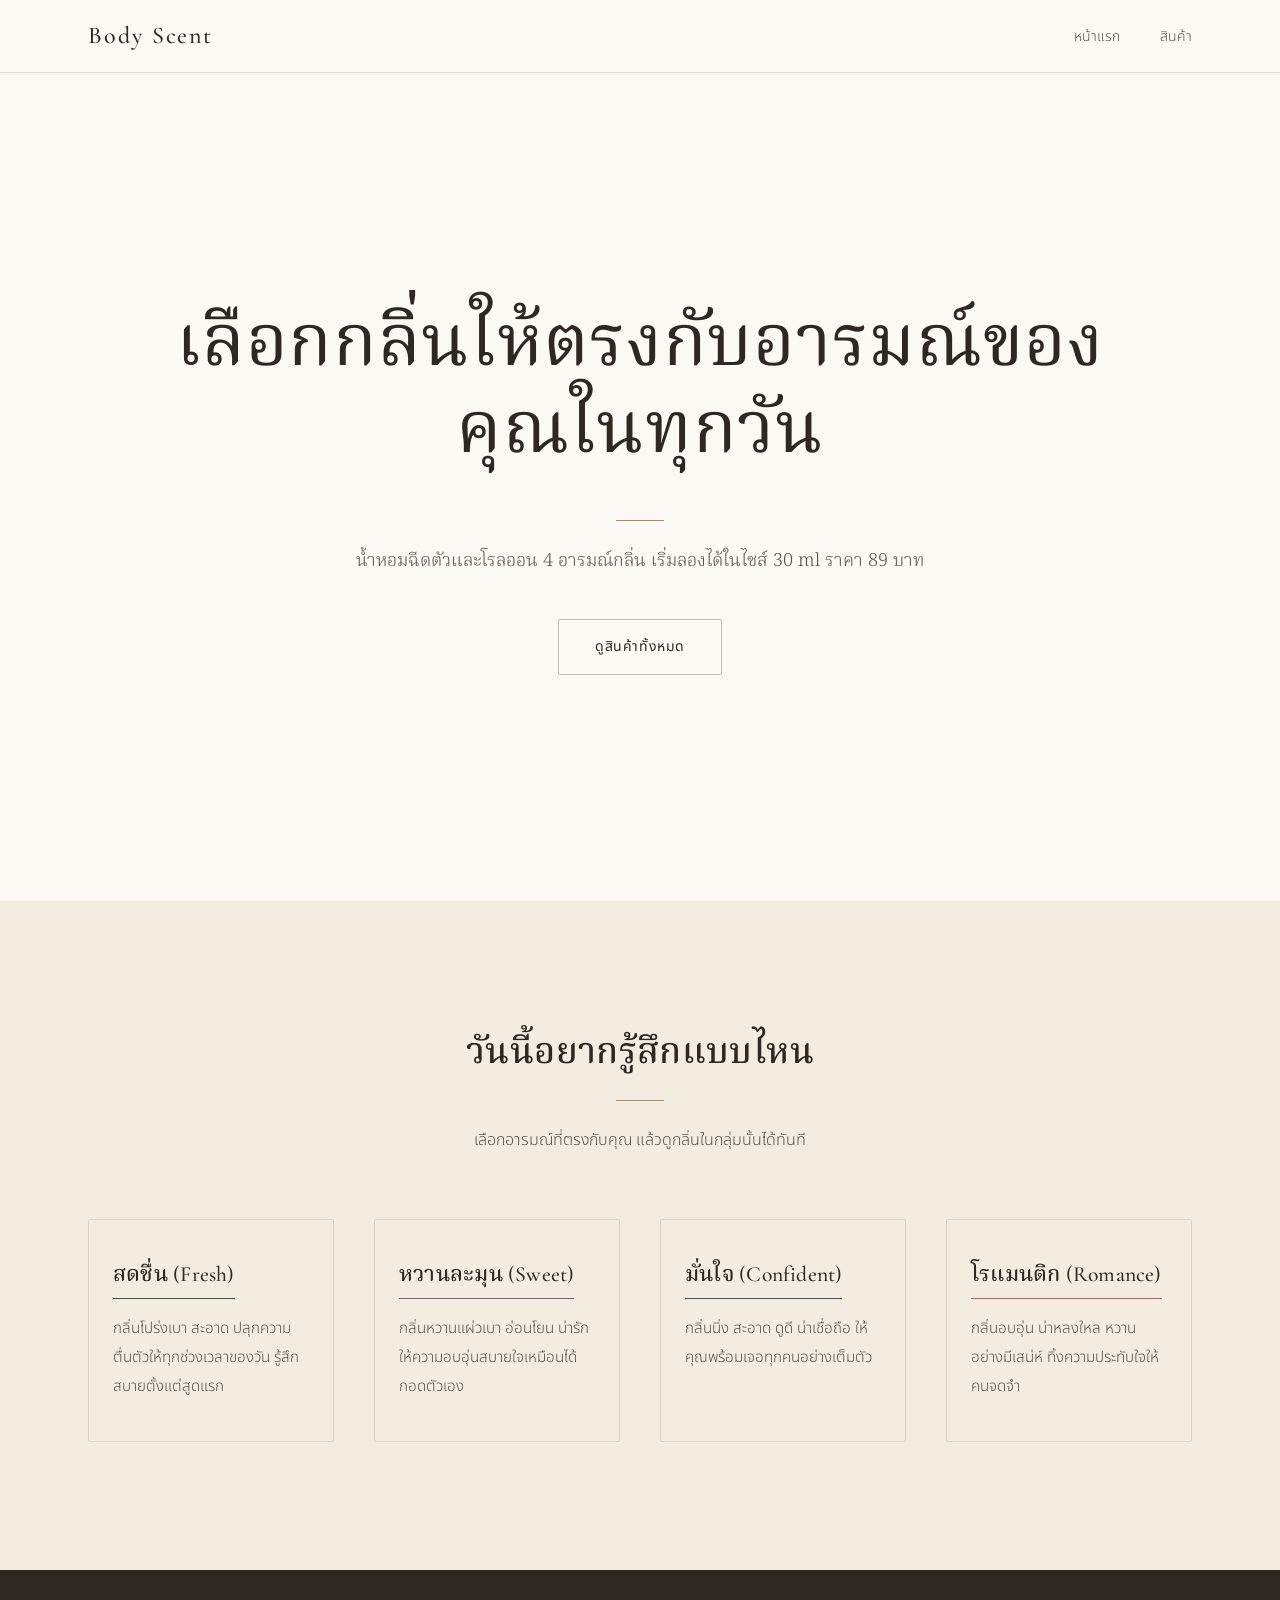
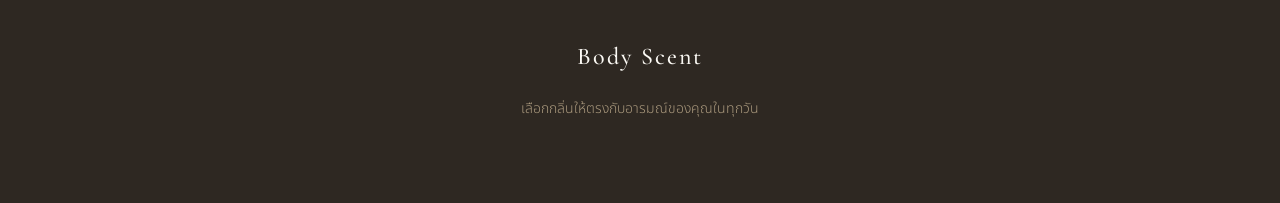
<file: index.html>
<!DOCTYPE html>
<html lang="th">
<head>
  <meta charset="UTF-8">
  <meta name="viewport" content="width=device-width, initial-scale=1">
  <title>Body Scent — เลือกกลิ่นให้ตรงกับอารมณ์ของคุณ</title>
  <meta name="description" content="Body Scent น้ำหอมฉีดตัวและโรลออน 4 อารมณ์กลิ่น สดชื่น หวานละมุน มั่นใจ และโรแมนติก">
  <link rel="stylesheet" href="style.css">
  <style>
    /* Page-specific: full-screen hero */
    .hero {
      display: flex;
      align-items: center;
      min-height: calc(100vh - 4.5rem);
      min-height: calc(100svh - 4.5rem);
    }
    .hero .container {
      display: flex;
      flex-direction: column;
      align-items: center;
    }
    .hero h1 {
      max-width: 14em;
      margin-bottom: var(--space-3);
      font-weight: 400;
    }
    @media (max-width: 40rem) {
      .hero { min-height: calc(100svh - 4rem); }
    }
  </style>
</head>
<body>

  <header class="site-header">
    <div class="container">
      <a class="logo" href="index.html">Body Scent</a>
      <nav aria-label="เมนูหลัก">
        <ul class="nav">
          <li><a href="index.html" aria-current="page">หน้าแรก</a></li>
          <li><a href="product.html">สินค้า</a></li>
        </ul>
      </nav>
    </div>
  </header>

  <main>

    <!-- Hero -->
    <section class="hero">
      <div class="container">
        <h1>เลือกกลิ่นให้ตรงกับอารมณ์ของคุณในทุกวัน</h1>
        <span class="rule" aria-hidden="true"></span>
        <p>น้ำหอมฉีดตัวและโรลออน 4 อารมณ์กลิ่น เริ่มลองได้ในไซส์ 30 ml ราคา 89 บาท</p>
        <a class="btn" href="product.html">ดูสินค้าทั้งหมด</a>
      </div>
    </section>

    <!-- Moods -->
    <section class="section section--cream" id="moods">
      <div class="container">
        <div class="section-head section-head--center">
          <h2>วันนี้อยากรู้สึกแบบไหน</h2>
          <span class="rule" aria-hidden="true"></span>
          <p>เลือกอารมณ์ที่ตรงกับคุณ แล้วดูกลิ่นในกลุ่มนั้นได้ทันที</p>
        </div>

        <div class="mood-grid">

          <a class="mood-card" href="product.html?mood=fresh" data-mood="fresh">
            <h3><span class="mood-title">สดชื่น (Fresh)</span></h3>
            <p>กลิ่นโปร่งเบา สะอาด ปลุกความตื่นตัวให้ทุกช่วงเวลาของวัน รู้สึกสบายตั้งแต่สูดแรก</p>
          </a>

          <a class="mood-card" href="product.html?mood=sweet" data-mood="sweet">
            <h3><span class="mood-title">หวานละมุน (Sweet)</span></h3>
            <p>กลิ่นหวานแผ่วเบา อ่อนโยน น่ารัก ให้ความอบอุ่นสบายใจเหมือนได้กอดตัวเอง</p>
          </a>

          <a class="mood-card" href="product.html?mood=confident" data-mood="confident">
            <h3><span class="mood-title">มั่นใจ (Confident)</span></h3>
            <p>กลิ่นนิ่ง สะอาด ดูดี น่าเชื่อถือ ให้คุณพร้อมเจอทุกคนอย่างเต็มตัว</p>
          </a>

          <a class="mood-card" href="product.html?mood=romance" data-mood="romance">
            <h3><span class="mood-title">โรแมนติก (Romance)</span></h3>
            <p>กลิ่นอบอุ่น น่าหลงใหล หวานอย่างมีเสน่ห์ ทิ้งความประทับใจให้คนจดจำ</p>
          </a>

        </div>
      </div>
    </section>

  </main>

  <footer class="site-footer">
    <div class="container">
      <span class="logo">Body Scent</span>
      <p>เลือกกลิ่นให้ตรงกับอารมณ์ของคุณในทุกวัน</p>
    </div>
  </footer>

  <script src="script.js"></script>
</body>
</html>
</file>
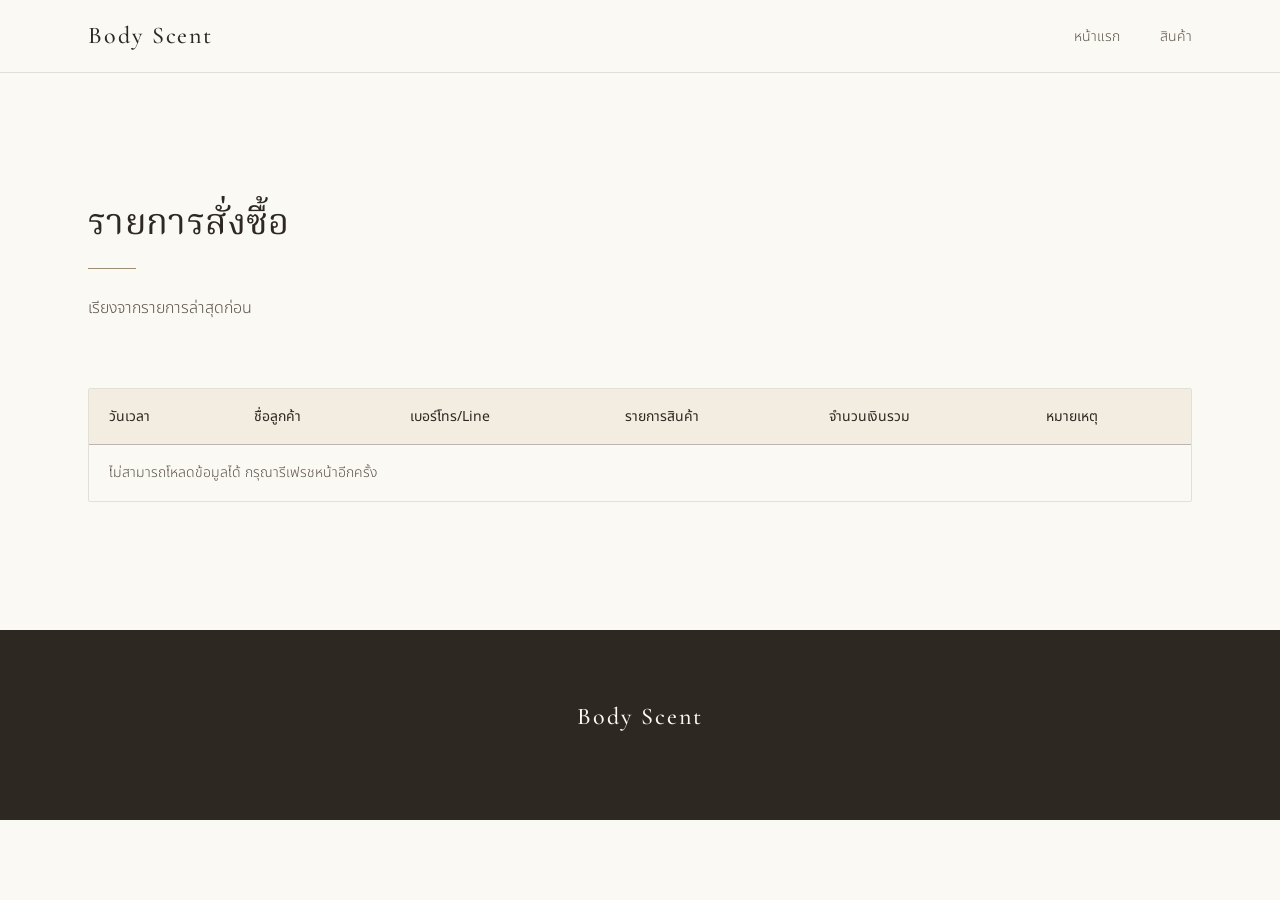
<file: admin.html>
<!DOCTYPE html>
<html lang="th">
<head>
  <meta charset="UTF-8">
  <meta name="viewport" content="width=device-width, initial-scale=1">
  <meta name="robots" content="noindex, nofollow">
  <title>รายการสั่งซื้อ — Body Scent</title>
  <link rel="stylesheet" href="style.css">
  <style>
    /* Page-specific: orders table */
    .page-title {
      font-size: var(--text-xl);
      font-weight: 400;
    }

    .table-wrap {
      overflow-x: auto;
      border: var(--line-soft);
      border-radius: var(--radius);
    }

    #ordersTable {
      width: 100%;
      min-width: 48rem;
      border-collapse: collapse;
      font-size: var(--text-sm);
      line-height: 1.7;
      text-align: left;
    }

    #ordersTable th,
    #ordersTable td {
      padding: 1rem 1.25rem;
      vertical-align: top;
    }

    #ordersTable thead th {
      background: var(--cream);
      color: var(--ink);
      font-weight: 400;
      white-space: nowrap;
      border-bottom: var(--line);
    }

    #ordersTable tbody td {
      border-bottom: var(--line-soft);
    }

    #ordersTable tbody tr:last-child td {
      border-bottom: 0;
    }

    #ordersTable tbody tr:hover {
      background: rgba(228, 217, 198, 0.25);
    }

    /* date and total stay on one line; items and note may wrap */
    #ordersTable td:nth-child(1),
    #ordersTable td:nth-child(5) {
      white-space: nowrap;
    }

    #ordersTable td:nth-child(5) {
      color: var(--bronze-deep);
    }
  </style>
</head>
<body>

  <header class="site-header">
    <div class="container">
      <a class="logo" href="index.html">Body Scent</a>
      <nav aria-label="เมนูหลัก">
        <ul class="nav">
          <li><a href="index.html">หน้าแรก</a></li>
          <li><a href="product.html">สินค้า</a></li>
        </ul>
      </nav>
    </div>
  </header>

  <main>
    <section class="section">
      <div class="container">

        <div class="section-head">
          <h1 class="page-title">รายการสั่งซื้อ</h1>
          <span class="rule" aria-hidden="true"></span>
          <p>เรียงจากรายการล่าสุดก่อน</p>
        </div>

        <div class="table-wrap">
          <table id="ordersTable">
            <thead>
              <tr>
                <th scope="col">วันเวลา</th>
                <th scope="col">ชื่อลูกค้า</th>
                <th scope="col">เบอร์โทร/Line</th>
                <th scope="col">รายการสินค้า</th>
                <th scope="col">จำนวนเงินรวม</th>
                <th scope="col">หมายเหตุ</th>
              </tr>
            </thead>
            <tbody></tbody>
          </table>
        </div>

      </div>
    </section>
  </main>

  <footer class="site-footer">
    <div class="container">
      <span class="logo">Body Scent</span>
    </div>
  </footer>

  <script src="script.js"></script>
</body>
</html>
</file>
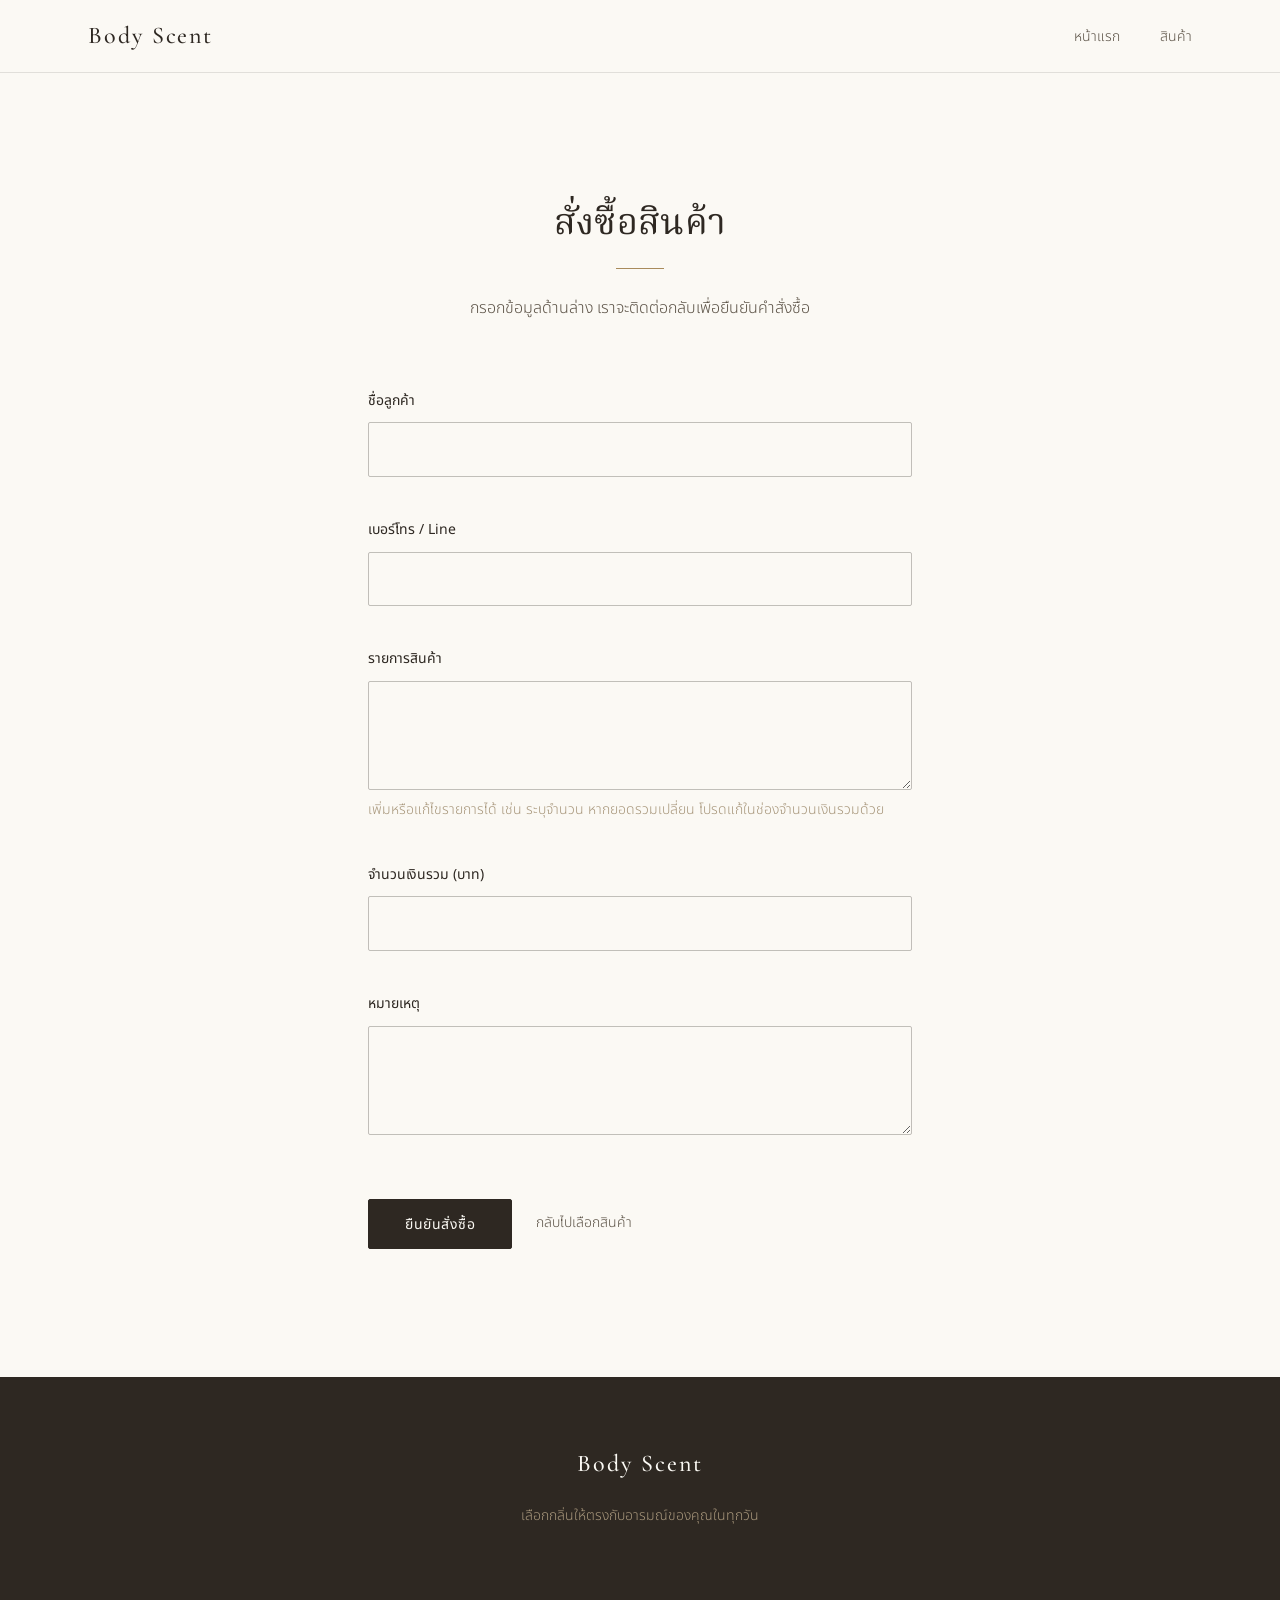
<file: order.html>
<!DOCTYPE html>
<html lang="th">
<head>
  <meta charset="UTF-8">
  <meta name="viewport" content="width=device-width, initial-scale=1">
  <title>สั่งซื้อสินค้า — Body Scent</title>
  <meta name="description" content="กรอกข้อมูลเพื่อสั่งซื้อสินค้า Body Scent">
  <link rel="stylesheet" href="style.css">
  <style>
    /* Page-specific: order form */
    .page-title {
      font-size: var(--text-xl);
      font-weight: 400;
    }

    .order-wrap {
      max-width: 34rem;
      margin-inline: auto;
    }

    .form-field {
      margin-bottom: var(--space-4);
    }

    .form-field label {
      display: block;
      margin-bottom: var(--space-1);
      color: var(--ink);
      font-size: var(--text-sm);
      font-weight: 400;
    }

    .form-field input,
    .form-field textarea {
      display: block;
      width: 100%;
      padding: 0.8rem 1rem;
      background: transparent;
      color: var(--ink);
      font-family: var(--font-sans);
      font-size: var(--text-base);
      font-weight: 300;
      line-height: 1.7;
      border: var(--line);
      border-radius: var(--radius);
      transition: border-color 0.25s, background 0.25s;
    }

    .form-field textarea {
      resize: vertical;
    }

    .form-field input:focus,
    .form-field textarea:focus {
      background: #fff;
      border-color: var(--bronze-deep);
    }

    .form-hint {
      margin: var(--space-1) 0 0;
      color: var(--deep-beige);
      font-size: var(--text-sm);
      line-height: 1.7;
    }

    .form-actions {
      display: flex;
      flex-wrap: wrap;
      align-items: center;
      gap: var(--space-3);
      margin-top: var(--space-5);
    }

    .form-actions .back-link {
      color: var(--ink-soft);
      font-size: var(--text-sm);
      border-bottom: 1px solid transparent;
      transition: border-color 0.25s;
    }

    .form-actions .back-link:hover {
      border-color: var(--bronze);
    }

    .btn:disabled {
      opacity: 0.5;
      cursor: not-allowed;
    }
  </style>
</head>
<body>

  <header class="site-header">
    <div class="container">
      <a class="logo" href="index.html">Body Scent</a>
      <nav aria-label="เมนูหลัก">
        <ul class="nav">
          <li><a href="index.html">หน้าแรก</a></li>
          <li><a href="product.html">สินค้า</a></li>
        </ul>
      </nav>
    </div>
  </header>

  <main>
    <section class="section">
      <div class="container">

        <div class="section-head section-head--center">
          <h1 class="page-title">สั่งซื้อสินค้า</h1>
          <span class="rule" aria-hidden="true"></span>
          <p>กรอกข้อมูลด้านล่าง เราจะติดต่อกลับเพื่อยืนยันคำสั่งซื้อ</p>
        </div>

        <div class="order-wrap">
          <form id="orderForm">

            <div class="form-field">
              <label for="customerName">ชื่อลูกค้า</label>
              <input type="text" id="customerName" name="customerName" autocomplete="name" required>
            </div>

            <div class="form-field">
              <label for="contact">เบอร์โทร / Line</label>
              <input type="text" id="contact" name="contact" autocomplete="tel" required>
            </div>

            <div class="form-field">
              <label for="items">รายการสินค้า</label>
              <textarea id="items" name="items" rows="3" required></textarea>
              <p class="form-hint">เพิ่มหรือแก้ไขรายการได้ เช่น ระบุจำนวน หากยอดรวมเปลี่ยน โปรดแก้ในช่องจำนวนเงินรวมด้วย</p>
            </div>

            <div class="form-field">
              <label for="total">จำนวนเงินรวม (บาท)</label>
              <input type="text" id="total" name="total" inputmode="numeric" required>
            </div>

            <div class="form-field">
              <label for="note">หมายเหตุ</label>
              <textarea id="note" name="note" rows="3"></textarea>
            </div>

            <div class="form-actions">
              <button type="submit" class="btn btn--solid">ยืนยันสั่งซื้อ</button>
              <a class="back-link" href="product.html">กลับไปเลือกสินค้า</a>
            </div>

          </form>
        </div>

      </div>
    </section>
  </main>

  <footer class="site-footer">
    <div class="container">
      <span class="logo">Body Scent</span>
      <p>เลือกกลิ่นให้ตรงกับอารมณ์ของคุณในทุกวัน</p>
    </div>
  </footer>

  <script src="script.js"></script>
</body>
</html>
</file>
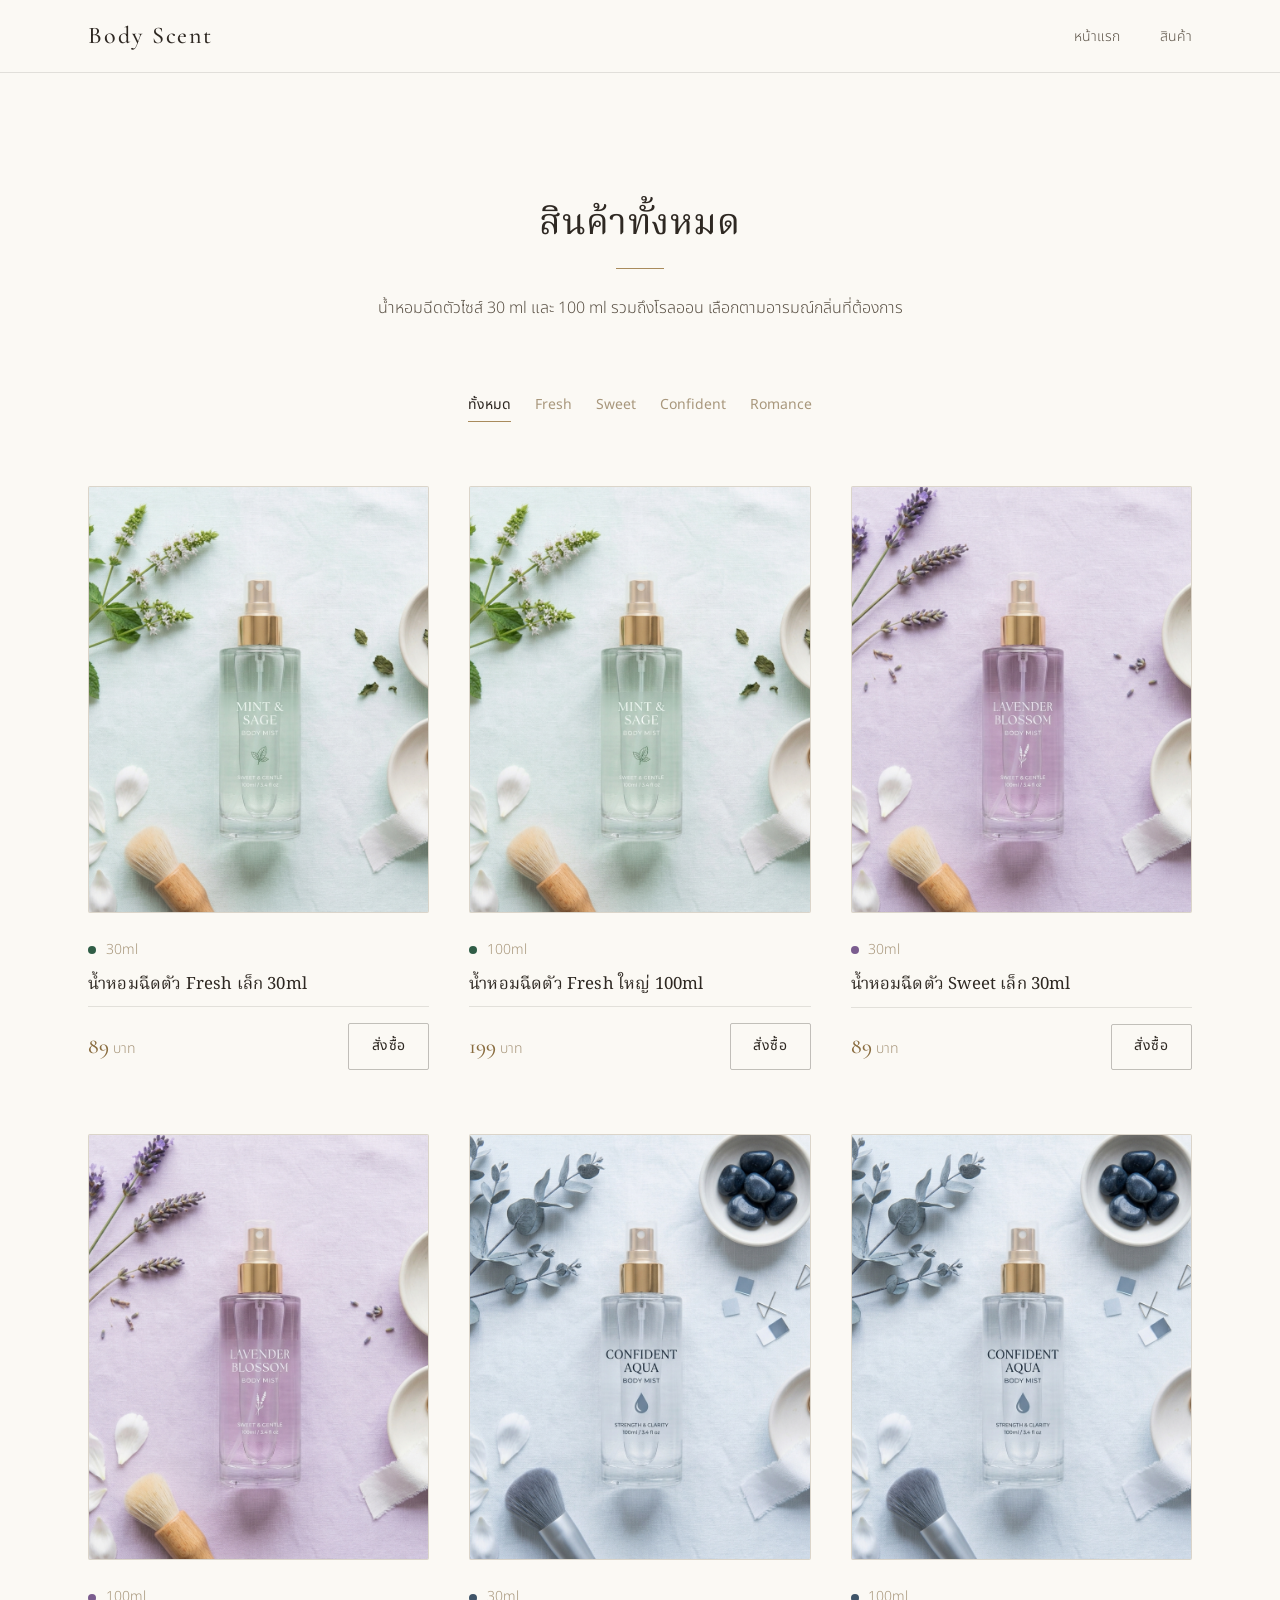
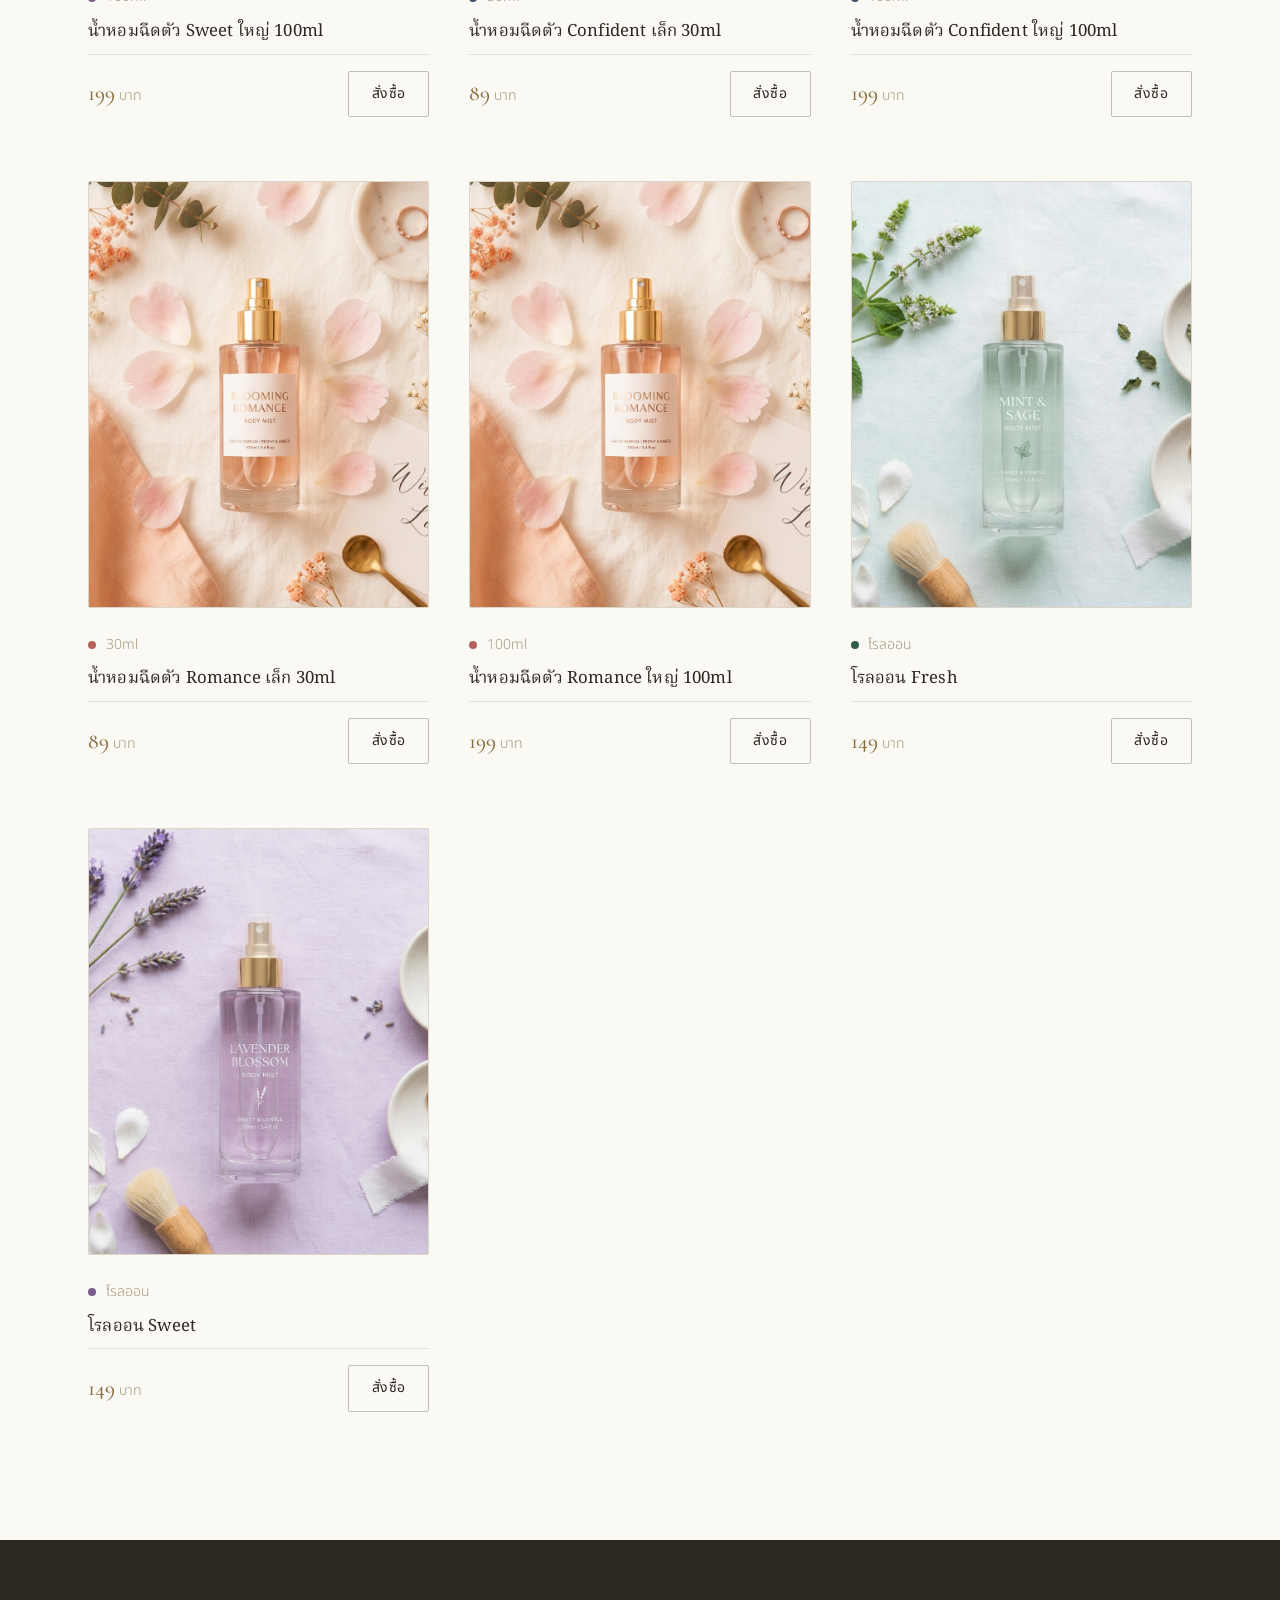
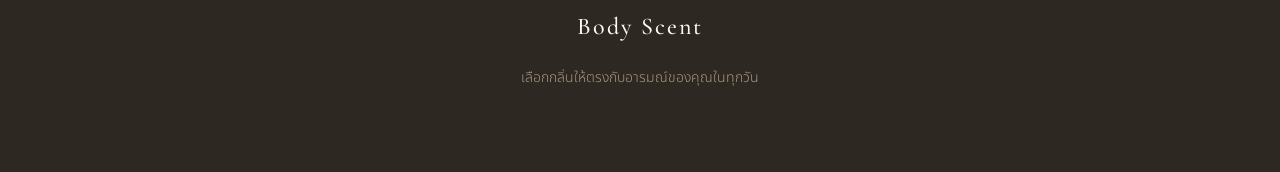
<file: product.html>
<!DOCTYPE html>
<html lang="th">
<head>
  <meta charset="UTF-8">
  <meta name="viewport" content="width=device-width, initial-scale=1">
  <title>สินค้าทั้งหมด — Body Scent</title>
  <meta name="description" content="น้ำหอมฉีดตัว 30 ml, 100 ml และโรลออน จาก Body Scent เลือกตามอารมณ์กลิ่น">
  <link rel="stylesheet" href="style.css">
  <style>
    /* Page-specific: a calmer page title than the home hero */
    .page-title {
      font-size: var(--text-xl);
      font-weight: 400;
    }
  </style>
</head>
<body>

  <header class="site-header">
    <div class="container">
      <a class="logo" href="index.html">Body Scent</a>
      <nav aria-label="เมนูหลัก">
        <ul class="nav">
          <li><a href="index.html">หน้าแรก</a></li>
          <li><a href="product.html" aria-current="page">สินค้า</a></li>
        </ul>
      </nav>
    </div>
  </header>

  <main>
    <section class="section">
      <div class="container">

        <div class="section-head section-head--center">
          <h1 class="page-title">สินค้าทั้งหมด</h1>
          <span class="rule" aria-hidden="true"></span>
          <p>น้ำหอมฉีดตัวไซส์ 30 ml และ 100 ml รวมถึงโรลออน เลือกตามอารมณ์กลิ่นที่ต้องการ</p>
        </div>

        <!-- script.js fills both containers -->
        <div id="filter-bar" class="filters" role="group" aria-label="กรองตามอารมณ์กลิ่น"></div>
        <div id="product-list" class="product-grid"></div>

      </div>
    </section>
  </main>

  <footer class="site-footer">
    <div class="container">
      <span class="logo">Body Scent</span>
      <p>เลือกกลิ่นให้ตรงกับอารมณ์ของคุณในทุกวัน</p>
    </div>
  </footer>

  <script src="script.js"></script>
</body>
</html>
</file>
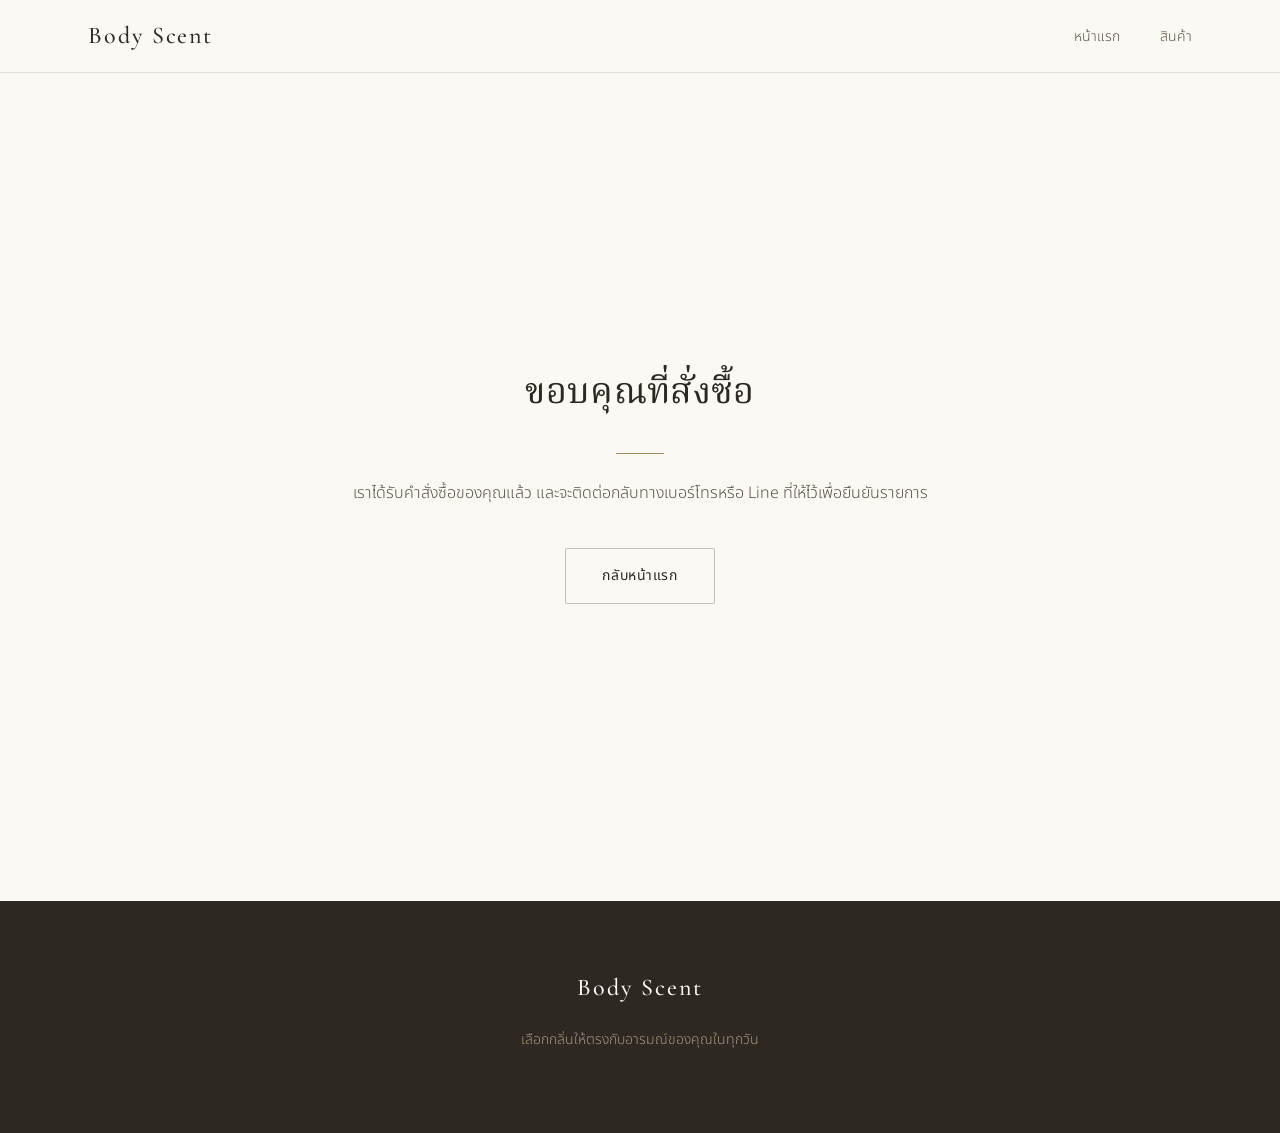
<file: thankyou.html>
<!DOCTYPE html>
<html lang="th">
<head>
  <meta charset="UTF-8">
  <meta name="viewport" content="width=device-width, initial-scale=1">
  <title>ขอบคุณที่สั่งซื้อ — Body Scent</title>
  <link rel="stylesheet" href="style.css">
  <style>
    /* Page-specific: centered thank-you message */
    .thanks {
      display: flex;
      align-items: center;
      min-height: calc(100vh - 4.5rem);
      min-height: calc(100svh - 4.5rem);
      text-align: center;
    }
    .thanks .container {
      display: flex;
      flex-direction: column;
      align-items: center;
    }
    .thanks h1 {
      font-size: var(--text-xl);
      font-weight: 400;
    }
    .thanks p {
      margin-inline: auto;
      margin-bottom: var(--space-4);
    }
    @media (max-width: 40rem) {
      .thanks { min-height: calc(100svh - 4rem); }
    }
  </style>
</head>
<body>

  <header class="site-header">
    <div class="container">
      <a class="logo" href="index.html">Body Scent</a>
      <nav aria-label="เมนูหลัก">
        <ul class="nav">
          <li><a href="index.html">หน้าแรก</a></li>
          <li><a href="product.html">สินค้า</a></li>
        </ul>
      </nav>
    </div>
  </header>

  <main class="thanks">
    <div class="container">
      <h1>ขอบคุณที่สั่งซื้อ</h1>
      <span class="rule" aria-hidden="true"></span>
      <p>เราได้รับคำสั่งซื้อของคุณแล้ว และจะติดต่อกลับทางเบอร์โทรหรือ Line ที่ให้ไว้เพื่อยืนยันรายการ</p>
      <a class="btn" href="index.html">กลับหน้าแรก</a>
    </div>
  </main>

  <footer class="site-footer">
    <div class="container">
      <span class="logo">Body Scent</span>
      <p>เลือกกลิ่นให้ตรงกับอารมณ์ของคุณในทุกวัน</p>
    </div>
  </footer>

</body>
</html>
</file>
<file: style.css>
/* ==========================================================
   Body Scent — style.css
   Premium, minimal. Ivory / sand / deep beige with bronze accent.
   Mood colors appear only as small touches (dots, thin underlines).
   ========================================================== */

@import url("https://fonts.googleapis.com/css2?family=Cormorant+Garamond:ital,wght@0,400;0,500;0,600;1,400&family=Noto+Sans+Thai:wght@300;400;500&family=Noto+Serif+Thai:wght@300;400;500&display=swap");

/* ---------- Design tokens ---------- */
:root {
  /* Base palette */
  --ivory: #fbf9f4;        /* page background */
  --cream: #f3ede1;        /* alternate section background */
  --sand: #e4d9c6;        /* soft fills, hover */
  --deep-beige: #a8977c;   /* muted text, secondary lines */
  --ink: #2e2822;          /* main text, thin borders */
  --ink-soft: #5c5347;     /* body text on light */

  /* Accent: light bronze / gold */
  --bronze: #a98b5c;
  --bronze-deep: #8a6d40;
  --gold-soft: #cdb68a;

  /* Mood touches (dots, small underlines only) */
  --mood-fresh: #2f5d46;
  --mood-sweet: #7a5c8e;
  --mood-confident: #3f5468;
  --mood-romance: #b5605c;

  /* Lines */
  --line: 1px solid rgba(46, 40, 34, 0.28);
  --line-soft: 1px solid rgba(46, 40, 34, 0.12);

  /* Type */
  --font-display: "Cormorant Garamond", "Noto Serif Thai", Georgia, serif;
  --font-serif-th: "Noto Serif Thai", "Cormorant Garamond", Georgia, serif;
  --font-sans: "Noto Sans Thai", "Helvetica Neue", Arial, sans-serif;

  /* Type scale */
  --text-sm: 0.875rem;
  --text-base: 1rem;
  --text-md: 1.125rem;
  --text-lg: 1.5rem;
  --text-xl: clamp(1.75rem, 3vw, 2.25rem);
  --text-2xl: clamp(2.5rem, 6vw, 4.5rem);

  /* Spacing */
  --space-1: 0.5rem;
  --space-2: 1rem;
  --space-3: 1.5rem;
  --space-4: 2.5rem;
  --space-5: 4rem;
  --space-6: clamp(4.5rem, 10vw, 8rem);

  --container: 72rem;
  --radius: 2px;
}

/* ---------- Reset & base ---------- */
*,
*::before,
*::after {
  box-sizing: border-box;
}

html {
  scroll-behavior: smooth;
  -webkit-text-size-adjust: 100%;
}

body {
  margin: 0;
  background: var(--ivory);
  color: var(--ink-soft);
  font-family: var(--font-sans);
  font-size: var(--text-base);
  font-weight: 300;
  line-height: 1.9;
  -webkit-font-smoothing: antialiased;
}

img {
  display: block;
  max-width: 100%;
  height: auto;
}

a {
  color: inherit;
  text-decoration: none;
}

h1,
h2,
h3,
h4 {
  margin: 0 0 var(--space-2);
  color: var(--ink);
  font-family: var(--font-display);
  font-weight: 500;
  line-height: 1.3;
  letter-spacing: 0.01em;
}

h1 { font-size: var(--text-2xl); line-height: 1.2; }
h2 { font-size: var(--text-xl); }
h3 { font-size: var(--text-lg); }

p {
  margin: 0 0 var(--space-2);
  max-width: 38rem;
}

:focus-visible {
  outline: 1px solid var(--bronze-deep);
  outline-offset: 4px;
}

::selection {
  background: var(--sand);
  color: var(--ink);
}

/* ---------- Layout ---------- */
.container {
  width: 100%;
  max-width: var(--container);
  margin-inline: auto;
  padding-inline: var(--space-3);
}

.section {
  padding-block: var(--space-6);
}

.section--cream {
  background: var(--cream);
}

.section-head {
  margin-bottom: var(--space-5);
}

.section-head--center {
  text-align: center;
}

.section-head--center p {
  margin-inline: auto;
}

/* thin bronze rule under section titles */
.rule {
  display: block;
  width: 3rem;
  height: 1px;
  margin: var(--space-3) 0;
  background: var(--bronze);
  border: 0;
}

.section-head--center .rule {
  margin-inline: auto;
}

/* ---------- Header / nav ---------- */
.site-header {
  position: sticky;
  top: 0;
  z-index: 10;
  background: rgba(251, 249, 244, 0.92);
  backdrop-filter: blur(6px);
  border-bottom: var(--line-soft);
}

.site-header .container {
  display: flex;
  align-items: center;
  justify-content: space-between;
  min-height: 4.5rem;
}

.logo {
  font-family: var(--font-display);
  font-size: 1.5rem;
  font-weight: 500;
  letter-spacing: 0.08em;
  color: var(--ink);
}

.nav {
  display: flex;
  gap: var(--space-4);
  margin: 0;
  padding: 0;
  list-style: none;
}

.nav a {
  padding-block: var(--space-1);
  font-size: var(--text-sm);
  color: var(--ink-soft);
  border-bottom: 1px solid transparent;
  transition: color 0.25s, border-color 0.25s;
}

.nav a:hover {
  color: var(--ink);
  border-color: var(--bronze);
}

/* ---------- Hero ---------- */
.hero {
  padding-block: var(--space-6);
  text-align: center;
}

.hero h1 {
  max-width: 16ch;
  margin-inline: auto;
}

.hero p {
  margin-inline: auto;
  margin-bottom: var(--space-4);
  font-family: var(--font-serif-th);
  font-size: var(--text-md);
}

/* ---------- Buttons (thin line, soft dark) ---------- */
.btn {
  display: inline-block;
  padding: 0.85rem 2.25rem;
  background: transparent;
  color: var(--ink);
  font-family: var(--font-sans);
  font-size: var(--text-sm);
  font-weight: 400;
  letter-spacing: 0.04em;
  border: var(--line);
  border-radius: var(--radius);
  cursor: pointer;
  transition: background 0.3s, color 0.3s, border-color 0.3s;
}

.btn:hover {
  background: var(--ink);
  color: var(--ivory);
  border-color: var(--ink);
}

.btn--solid {
  background: var(--ink);
  color: var(--ivory);
  border-color: var(--ink);
}

.btn--solid:hover {
  background: var(--bronze-deep);
  border-color: var(--bronze-deep);
}

.btn--small {
  padding: 0.55rem 1.4rem;
}

/* ---------- Mood dot & underline (the only mood color) ---------- */
[data-mood="fresh"]     { --mood: var(--mood-fresh); }
[data-mood="sweet"]     { --mood: var(--mood-sweet); }
[data-mood="confident"] { --mood: var(--mood-confident); }
[data-mood="romance"]   { --mood: var(--mood-romance); }

.mood-dot {
  display: inline-block;
  width: 0.5rem;
  height: 0.5rem;
  margin-right: 0.6rem;
  background: var(--mood, var(--bronze));
  border-radius: 50%;
  vertical-align: middle;
}

/* small underline beneath a mood title */
.mood-title {
  display: inline-block;
  padding-bottom: 0.6rem;
  border-bottom: 1px solid var(--mood, var(--bronze));
}

/* ---------- Mood cards ---------- */
.mood-grid {
  display: grid;
  grid-template-columns: repeat(4, 1fr);
  gap: var(--space-4);
}

.mood-card {
  padding: var(--space-4) var(--space-3);
  background: transparent;
  border: var(--line-soft);
  border-radius: var(--radius);
  transition: border-color 0.3s;
}

.mood-card:hover {
  border-color: var(--gold-soft);
}

.mood-card h3 {
  margin-bottom: var(--space-2);
  font-size: 1.35rem;
}

.mood-card .mood-name-th {
  display: block;
  margin-bottom: var(--space-2);
  font-family: var(--font-serif-th);
  font-size: var(--text-sm);
  color: var(--deep-beige);
}

.mood-card p {
  margin: 0;
  font-size: 0.95rem;
}

/* ---------- Filter (mood / type) ---------- */
.filters {
  display: flex;
  flex-wrap: wrap;
  justify-content: center;
  gap: var(--space-1) var(--space-3);
  margin-bottom: var(--space-5);
}

.filter-btn {
  padding: 0.4rem 0;
  background: none;
  border: 0;
  border-bottom: 1px solid transparent;
  color: var(--deep-beige);
  font-family: var(--font-sans);
  font-size: var(--text-sm);
  cursor: pointer;
  transition: color 0.25s, border-color 0.25s;
}

.filter-btn:hover,
.filter-btn.is-active {
  color: var(--ink);
  border-bottom-color: var(--bronze);
}

/* ---------- Product grid & card ---------- */
.product-grid {
  display: grid;
  grid-template-columns: repeat(auto-fill, minmax(15.5rem, 1fr));
  gap: var(--space-5) var(--space-4);
}

.product-card {
  display: flex;
  flex-direction: column;
  background: transparent;
}

.product-card[hidden] {
  display: none;
}

.product-media {
  aspect-ratio: 4 / 5;
  margin-bottom: var(--space-3);
  overflow: hidden;
  background: var(--cream);
  border: var(--line-soft);
  border-radius: var(--radius);
}

.product-media img {
  width: 100%;
  height: 100%;
  object-fit: cover;
  transition: transform 0.6s ease;
}

.product-card:hover .product-media img {
  transform: scale(1.03);
}

.product-meta {
  display: flex;
  align-items: center;
  margin-bottom: var(--space-1);
  font-size: var(--text-sm);
  color: var(--deep-beige);
}

.product-name {
  margin-bottom: var(--space-1);
  font-family: var(--font-serif-th);
  font-size: 1.05rem;
  font-weight: 400;
  line-height: 1.6;
}

.product-desc {
  flex: 1;
  margin-bottom: var(--space-3);
  font-size: 0.9rem;
  line-height: 1.8;
}

.product-foot {
  display: flex;
  align-items: center;
  justify-content: space-between;
  padding-top: var(--space-2);
  border-top: var(--line-soft);
}

.price {
  font-family: var(--font-display);
  font-size: 1.35rem;
  font-weight: 500;
  color: var(--bronze-deep);
}

.price small {
  margin-left: 0.25rem;
  font-family: var(--font-sans);
  font-size: var(--text-sm);
  font-weight: 300;
  color: var(--deep-beige);
}

/* ---------- Footer ---------- */
.site-footer {
  padding-block: var(--space-5);
  background: var(--ink);
  color: var(--sand);
  font-size: var(--text-sm);
  text-align: center;
}

.site-footer .logo {
  display: block;
  margin-bottom: var(--space-2);
  color: var(--ivory);
}

.site-footer p {
  margin-inline: auto;
  color: var(--deep-beige);
}

/* ---------- Responsive ---------- */
@media (max-width: 62rem) {
  .mood-grid {
    grid-template-columns: repeat(2, 1fr);
  }
}

@media (max-width: 40rem) {
  :root {
    --space-4: 2rem;
    --space-5: 3rem;
  }

  body {
    line-height: 1.85;
  }

  .site-header .container {
    min-height: 4rem;
  }

  .nav {
    gap: var(--space-3);
  }

  .mood-grid {
    grid-template-columns: 1fr;
    gap: var(--space-3);
  }

  .product-grid {
    grid-template-columns: repeat(2, 1fr);
    gap: var(--space-4) var(--space-2);
  }

  .product-desc {
    display: none;
  }

  .product-foot {
    flex-direction: column;
    align-items: flex-start;
    gap: var(--space-1);
  }

  .btn {
    padding-inline: 1.75rem;
  }
}

@media (max-width: 26rem) {
  .product-grid {
    grid-template-columns: 1fr;
  }

  .product-desc {
    display: block;
  }
}

@media (prefers-reduced-motion: reduce) {
  html { scroll-behavior: auto; }

  *,
  *::before,
  *::after {
    transition: none !important;
    animation: none !important;
  }
}
</file>
